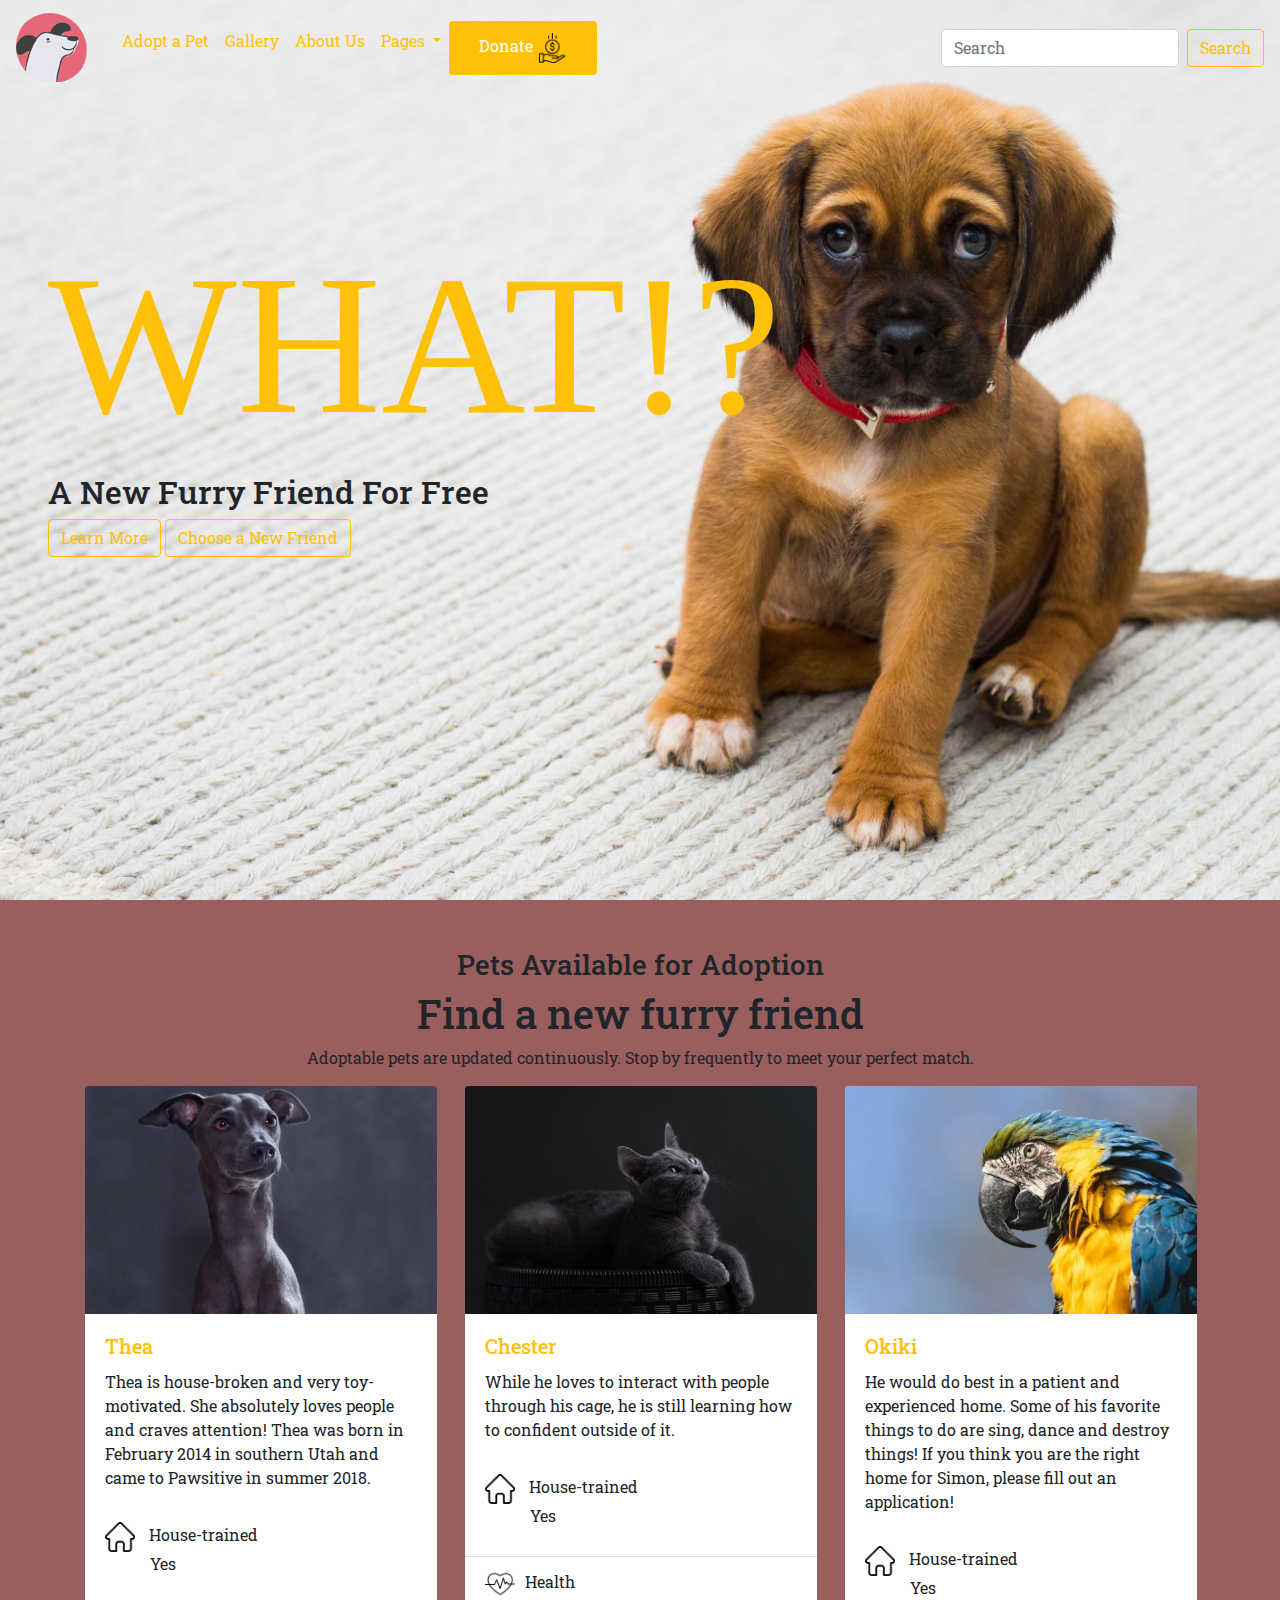
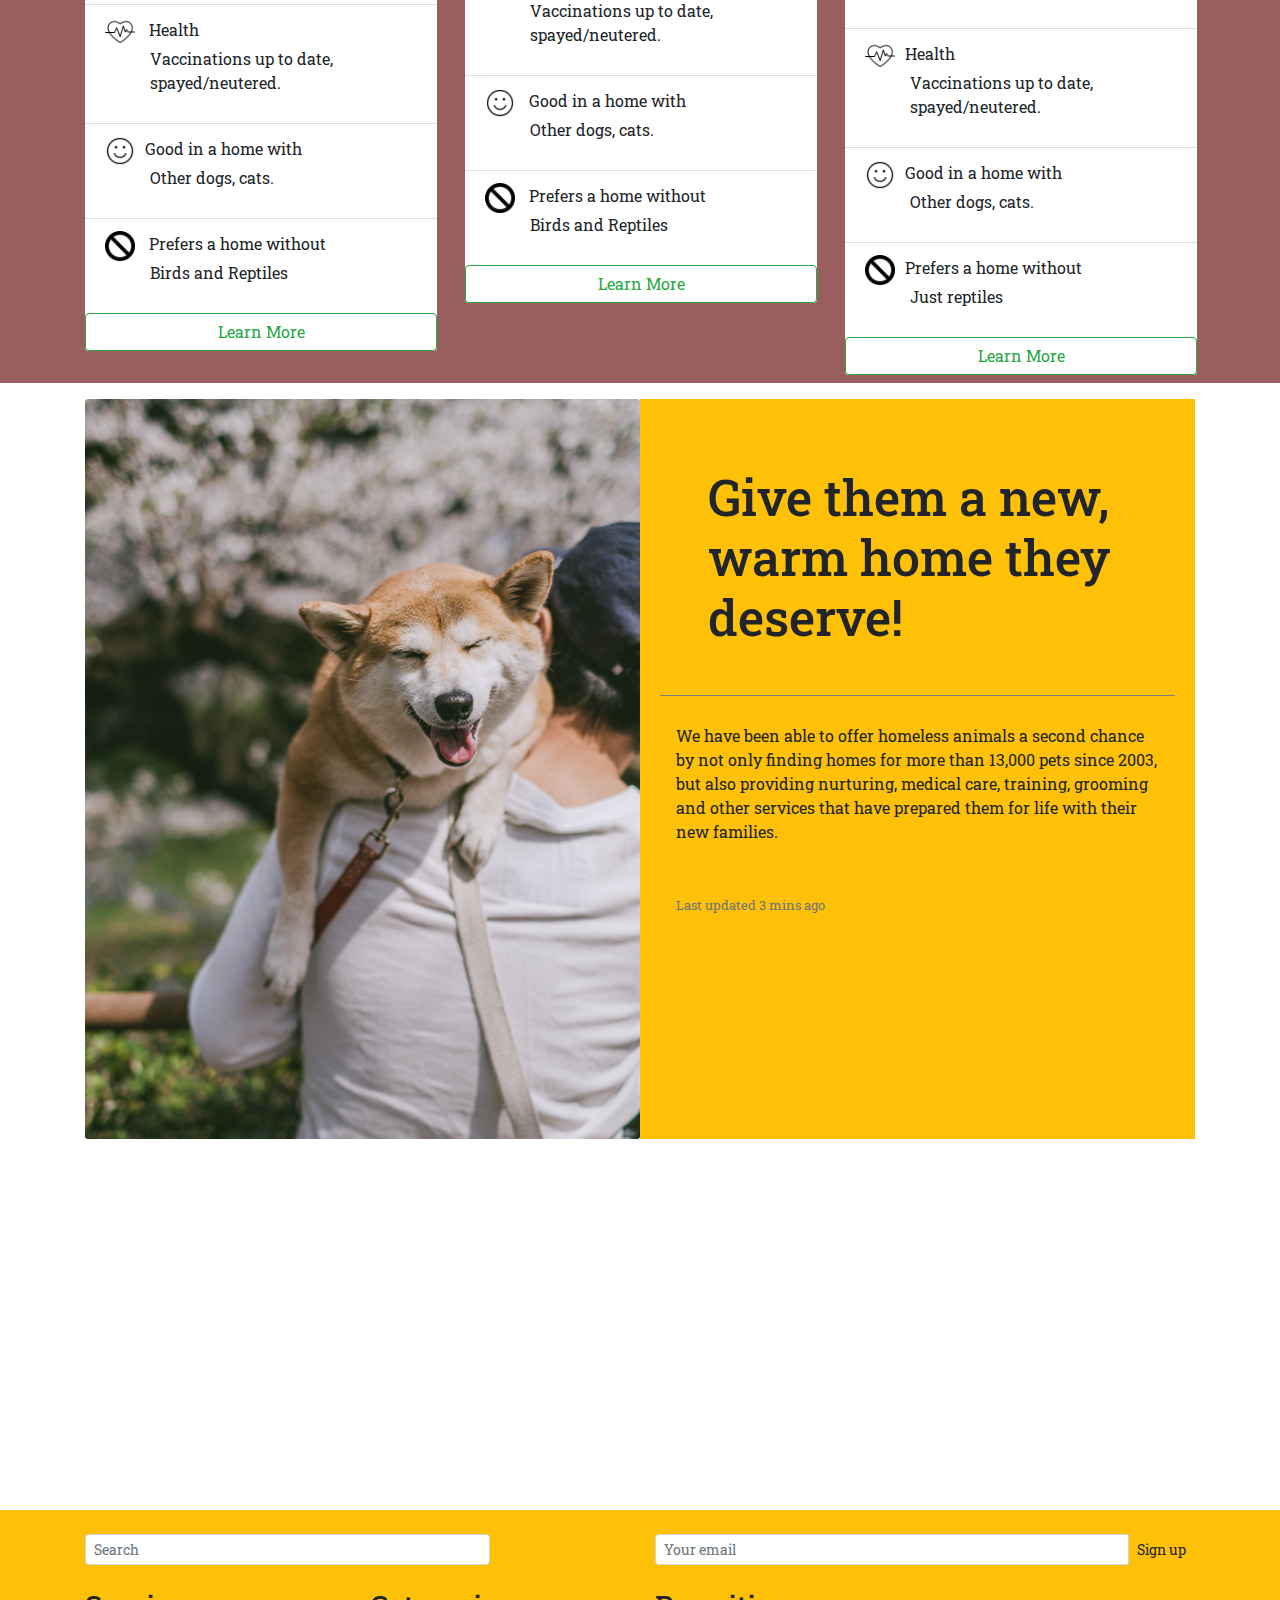
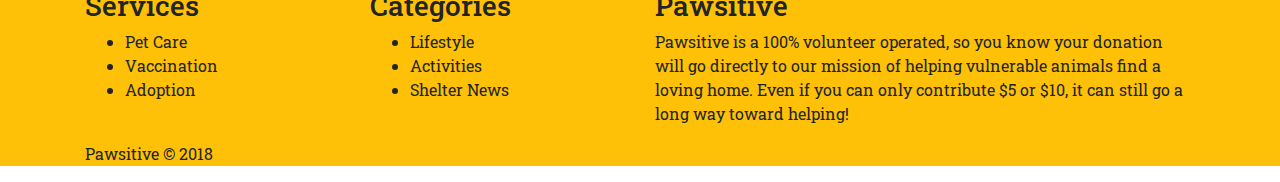
<file: index.html>
<!DOCTYPE html>
<html lang="en">

<head>
  <meta charset="UTF-8">
  <meta http-equiv="X-UA-Compatible" content="IE=edge">
  <meta name="viewport" content="width=device-width, initial-scale=1.0">
  <title>Pawsitve</title>
  <link rel="stylesheet" href="css/bootstrap.css">
  <link rel="stylesheet" href="css/styles.css">
</head>

<body>
  <section class="nav-section">
    <nav class="navbar navbar-expand-lg navbar-light bg-light bg-transparent">
      <a class="navbar-brand" href="#">
        <img src="img/logo.png" alt="">
        <!-- <img src="img/logo_orange.png" alt=""> -->
      </a>
      <button class="navbar-toggler" type="button" data-toggle="collapse" data-target="#navbarNavDropdown"
        aria-controls="navbarNavDropdown" aria-expanded="false" aria-label="Toggle navigation">
        <span class="navbar-toggler-icon"></span>
      </button>
      <div class="collapse navbar-collapse" id="navbarNavDropdown">
        <ul class="navbar-nav">
          <li class="nav-item active ">
            <a class="nav-link text-warning" href="#">Adopt a Pet<span class="sr-only">(current)</span></a>
          </li>
          <li class="nav-item">
            <a class="nav-link text-warning" href="#">Gallery</a>
          </li>
          <li class="nav-item">
            <a class="nav-link text-warning" href="about.html">About Us</a>
          </li>
          <li class="nav-item dropdown">
            <a class="nav-link dropdown-toggle text-warning" href="#" id="navbarDropdownMenuLink" role="button"
              data-toggle="dropdown" aria-haspopup="true" aria-expanded="false">
              Pages
            </a>
            <div class="dropdown-menu bg-warning" aria-labelledby="navbarDropdownMenuLink">
              <a class="dropdown-item text-light" href="#">Action</a>
              <a class="dropdown-item text-light" href="#">Another action</a>
              <a class="dropdown-item text-light" href="#">Something else here</a>
            </div>
          </li>
          <li class="nav-item">
            <button class="my-button">Donate <span><img src="img/save-money.png" alt=""></span></button>
          </li>
        </ul>
      </div>

      <form class="form-inline">
        <input class="form-control mr-sm-2" type="search" placeholder="Search" aria-label="Search">
        <button class="btn btn-outline-warning my-2 my-sm-0" type="submit">Search</button>
      </form>
    </nav>

    <div class="furry pl-5 tc-light">
      <h1 class="text-warning">WHAT!?</h1>
      <h2>A New Furry Friend For Free</h2>
      <button class="btn btn-outline-warning my-2 my-sm-0" type="submit">Learn More</button>
      <button class="btn btn-outline-warning my-2 my-sm-0" type="submit">Choose a New Friend</button>
    </div>
  </section>

  <section class="pets-adoption">
    <div class="pets pt-5 ">
      <h3>Pets Available for Adoption</h3>
      <h1>Find a new furry friend</h1>
      <p>Adoptable pets are updated continuously. Stop by frequently to meet your perfect match.</p>
    </div>

    <div class="container pb-2">
      <div class="row">
        <div class="col-md-4">
          <div class="card" style="width: 22rem;">
            <img src="img/dog.jpg" class="card-img-top" alt="...">
            <div class="card-body">
              <h5 class="card-title text-warning">Thea</h5>
              <p class="card-text">Thea is house-broken and very toy-motivated. She absolutely loves people and craves
                attention! Thea was born in February 2014 in southern Utah and came to Pawsitive in summer 2018.</p>
            </div>
            <ul class="list-group list-group-flush">
              <li class="list-group-item"><img src="img/home (1).png" alt=""> House-trained <br>
                <p>Yes</p>
              </li>
              <li class="list-group-item"><img src="img/heart.png" alt=""> Health <br>
                <p>Vaccinations up to date, spayed/neutered.</p>
              </li>
              <li class="list-group-item"><img src="img/smile.png" alt="">Good in a home with <br>
                <p>Other dogs, cats.</p>
              </li>
              <li class="list-group-item"><img src="img/do-not-enter.png" alt=""> Prefers a home without <br>
                <p>Birds and Reptiles</p>
              </li>
            </ul>
            <button class="btn btn-outline-success my-2 my-sm-0" type="submit">Learn More</button>
          </div>
        </div>

        <div class="col-md-4">
          <div class="card" style="width: 22rem;">
            <img src="img/cat.jpg" class="card-img-top" alt="...">
            <div class="card-body">
              <h5 class="card-title text-warning">Chester</h5>
              <p class="card-text">While he loves to interact with people through his cage, he is still learning how to
                confident outside of it.</p>
            </div>
            <ul class="list-group list-group-flush">
              <li class="list-group-item"><img src="img/home (1).png" alt=""> House-trained <br>
                <p>Yes</p>
              </li>
              <li class="list-group-item"><img src="img/heart.png" alt="">Health <br>
                <p>Vaccinations up to date, spayed/neutered.</p>
              </li>
              <li class="list-group-item"><img src="img/smile.png" alt=""> Good in a home with <br>
                <p>Other dogs, cats.</p>
              </li>
              <li class="list-group-item"><img src="img/do-not-enter.png" alt=""> Prefers a home without <br>
                <p>Birds and Reptiles</p>
              </li>
            </ul>
            <button class="btn btn-outline-success my-2 my-sm-0" type="submit">Learn More</button>
          </div>
        </div>

        <div class="col-md-4">
          <div class="card" style="width: 22rem;">
            <img src="img/bird.jpg" class="card-img-top" alt="...">
            <div class="card-body">
              <h5 class="card-title text-warning">Okiki</h5>
              <p class="card-text">He would do best in a patient and experienced home. Some of his favorite things to do
                are sing, dance and destroy things! If you think you are the right home for Simon, please fill out an
                application!</p>
            </div>
            <ul class="list-group list-group-flush">
              <li class="list-group-item"><img src="img/home (1).png" alt=""> House-trained <br>
                <p>Yes</p>
              </li>
              <li class="list-group-item"><img src="img/heart.png" alt="">Health <br>
                <p>Vaccinations up to date, spayed/neutered.</p>
              </li>
              <li class="list-group-item"><img src="img/smile.png" alt="">Good in a home with<br>
                <p>Other dogs, cats.</p>
              </li>
              <li class="list-group-item"><img src="img/do-not-enter.png" alt="">Prefers a home without <br>
                <p>Just reptiles</p>
              </li>
            </ul>
            <button class="btn btn-outline-success my-2 my-sm-0" type="submit">Learn More</button>
          </div>
        </div>
      </div>
    </div>
    </div>

  </section>
<!-- section for my card -->
<section class="love container">
    <div class="card mb-3 mt-3">
      <div class="row no-gutters">
        <div class="col-md-6">
          <img src="img/dog-love.jpg" class="card-img" alt="...">
        </div>
        <div class="col-md-6 bg-warning">
          <div class="card-body">
            <h1 class="card-title p-5">Give them a new, warm home they deserve!</h1>
            <p class="card-text p-3">We have been able to offer homeless animals a second chance by not only finding
              homes for more than 13,000 pets since 2003, but also providing nurturing, medical care, training, grooming
              and other services that have prepared them for life with their new families.</p>
            <p class="card-text p-3"><small class="text-muted">Last updated 3 mins ago</small></p>
          </div>
        </div>
      </div>

      </div>
  </section>

  <div class="mapouter">
    <div class="gmap_canvas"><iframe width="1080" height="339" id="gmap_canvas"
        src="https://maps.google.com/maps?q=2880%20Broadway,%20New%20York&t=&z=13&ie=UTF8&iwloc=&output=embed"
        frameborder="0" scrolling="no" marginheight="0" marginwidth="0"></iframe><a
        href="https://123movies-to.org">123movies</a><br>
      <style>
        .mapouter {
          position: relative;
          text-align: right;
          height: 339px;
          width: 1080px;
        }
      </style><a href="https://www.embedgooglemap.net">google maps embed code generator</a>
      <style>
        .gmap_canvas {
          overflow: hidden;
          background: none !important;
          height: 339px;
          width: 1080px;
        }
      </style>
    </div>
  </div>


  <section>
    <footer class="page-footer font-small special-color-dark pt-4 bg-warning mt-3">


      <div class="container">


        <div class="row">


          <div class="col-md-6 mb-4">


            <form class="form-inline">
              <input class="form-control form-control-sm mr-3 w-75" type="text" placeholder="Search"
                aria-label="Search">
              <i class="fas fa-search" aria-hidden="true"></i>
            </form>


          </div>



          <div class="col-md-6 mb-4">

            <form class="input-group">
              <input type="text" class="form-control form-control-sm" placeholder="Your email" aria-label="Your email"
                aria-describedby="basic-addon2">
              <div class="input-group-append">
                <button class="btn btn-sm btn-outline-white my-0" type="button">Sign up</button>
              </div>
            </form>

          </div>


        </div>


      </div>



    </footer>
    <div class="footer-dark bg-warning">
      <footer>
        <div class="container">
          <div class="row">
            <div class="col-sm-6 col-md-3 item">
              <h3>Services</h3>
              <ul>
                <li>Pet Care</li>
                <li>Vaccination</li>
                <li>Adoption</li>
              </ul>
            </div>
            <div class="col-sm-6 col-md-3 item">
              <h3>Categories</h3>
              <ul>
                <li>Lifestyle</li>
                <li>Activities</li>
                <li>Shelter News</li>
              </ul>
            </div>
            <div class="col-md-6 item text">
              <h3>Pawsitive</h3>
              <p>Pawsitive is a 100% volunteer operated, so you know your donation will go directly to our mission of
                helping vulnerable animals find a loving home.
                Even if you can only contribute $5 or $10, it can still go a long way toward helping!</p>
            </div>
            <div class="col item social"><a href="#"><i class="icon ion-social-facebook"></i></a><a href="#"><i
                  class="icon ion-social-twitter"></i></a><a href="#"><i class="icon ion-social-snapchat"></i></a><a
                href="#"><i class="icon ion-social-instagram"></i></a></div>
          </div>
          <p class="copyright">Pawsitive © 2018</p>
        </div>
      </footer>
    </div>
  </section>

  <script src="js/jquery-3.6.1.js">
  </script>
  <script src="js/bootstrap.js"></script>
  <script src="js/bootstrap.bundle.js"></script>
  <script src="js/bootstrap.bundle.min.js"></script>
</body>

</html>
</file>
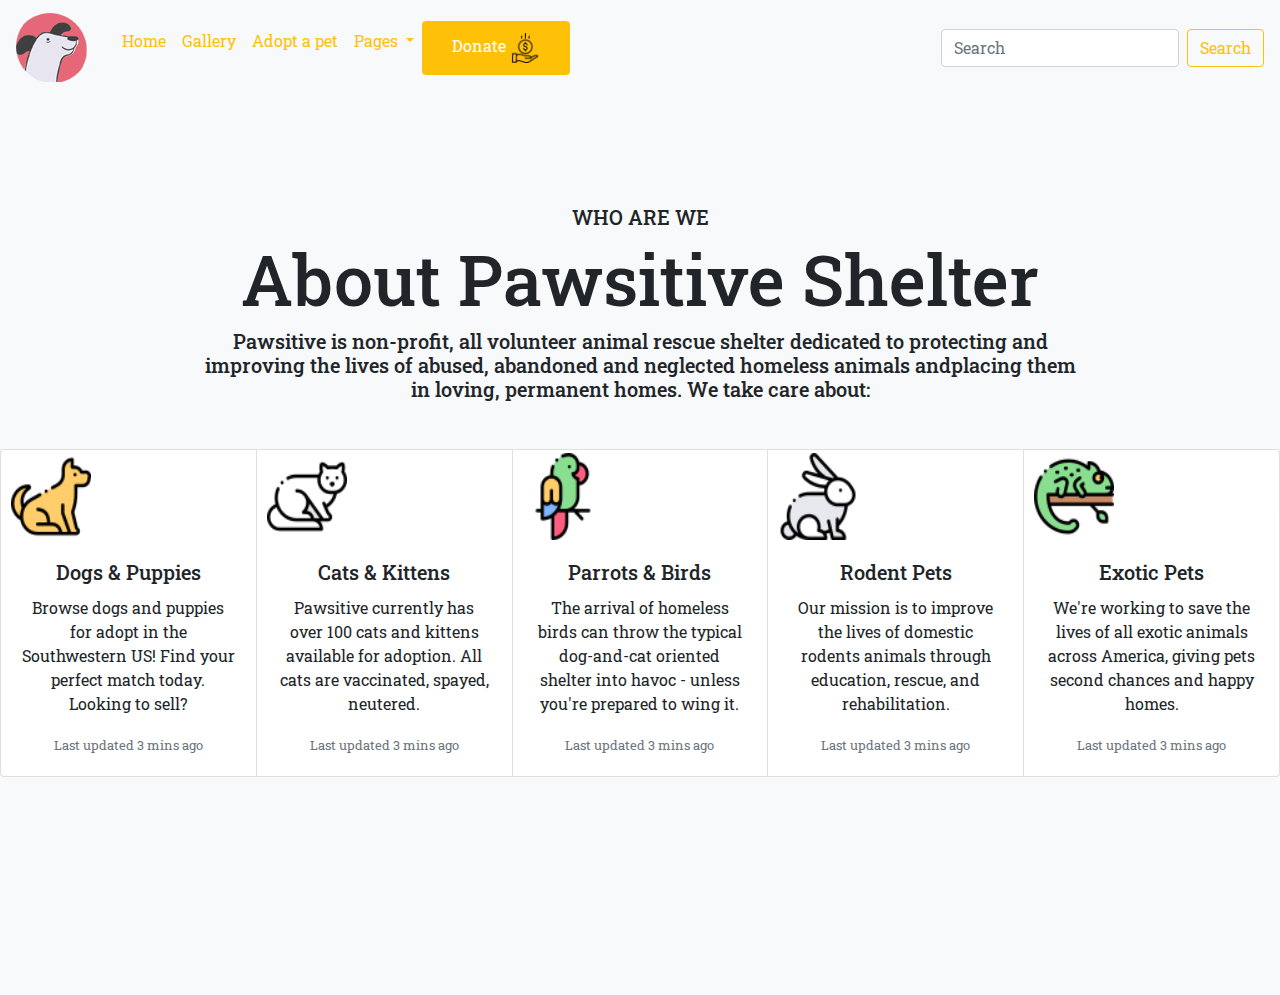
<file: about.html>
<!DOCTYPE html>
<html lang="en">

<head>
  <meta charset="UTF-8">
  <meta http-equiv="X-UA-Compatible" content="IE=edge">
  <meta name="viewport" content="width=device-width, initial-scale=1.0">
  <title>Document</title>
  <link rel="stylesheet" href="css/bootstrap.css">
  <link rel="stylesheet" href="css/styles1.css">
</head>

<body>

  <section class="nav-section">
    <nav class="navbar navbar-expand-lg navbar-light bg-light ">
      <a class="navbar-brand" href="#">
        <img src="img/logo.png" alt="">
        <!-- <img src="img/logo_orange.png" alt=""> -->
      </a>
      <button class="navbar-toggler" type="button" data-toggle="collapse" data-target="#navbarNavDropdown"
        aria-controls="navbarNavDropdown" aria-expanded="false" aria-label="Toggle navigation">
        <span class="navbar-toggler-icon"></span>
      </button>
      <div class="collapse navbar-collapse" id="navbarNavDropdown">
        <ul class="navbar-nav">
          <li class="nav-item active ">
            <a class="nav-link text-warning" href="index.html">Home<span class="sr-only">(current)</span></a>
          </li>
          <li class="nav-item">
            <a class="nav-link text-warning" href="#">Gallery</a>
          </li>
          <li class="nav-item">
            <a class="nav-link text-warning" href="#">Adopt a pet</a>
          </li>
          <li class="nav-item dropdown">
            <a class="nav-link dropdown-toggle text-warning" href="#" id="navbarDropdownMenuLink" role="button"
              data-toggle="dropdown" aria-haspopup="true" aria-expanded="false">
              Pages
            </a>
            <div class="dropdown-menu bg-warning" aria-labelledby="navbarDropdownMenuLink">
              <a class="dropdown-item text-light" href="#">Action</a>
              <a class="dropdown-item text-light" href="#">Another action</a>
              <a class="dropdown-item text-light" href="#">Something else here</a>
            </div>
          </li>
          <li class="nav-item">
            <button class="my-button">Donate <span><img src="img/save-money.png" alt=""></span></button>
          </li>
        </ul>
      </div>

      <form class="form-inline">
        <input class="form-control mr-sm-2" type="search" placeholder="Search" aria-label="Search">
        <button class="btn btn-outline-warning my-2 my-sm-0" type="submit">Search</button>
      </form>
    </nav>
  </section>

<!-- it is about the write up of the about page -->
  <section class=" who bg-light">
    <h1>WHO ARE WE</h1>
    <h2>About Pawsitive Shelter</h2>
    <h3>Pawsitive is non-profit, all volunteer animal rescue shelter dedicated to protecting and <br>improving the lives
      of abused, abandoned and neglected homeless animals andplacing them<br> in loving, permanent homes. We take care
      about:</h3>

    <div class="card-group mt-5">
      <div class="card">
        <img src="img/dog-puppies.png" class="card-img-top" alt="...">
        <div class="card-body">
          <h5 class="card-title">Dogs & Puppies</h5>
          <p class="card-text">Browse dogs and puppies for adopt in the Southwestern US! Find your perfect match today.
            Looking to sell?</p>
          <p class="card-text"><small class="text-muted">Last updated 3 mins ago</small></p>
        </div>
      </div>
      <div class="card">
        <img src="img/cats-kits.png" class="card-img-top" alt="...">
        <div class="card-body">
          <h5 class="card-title">Cats & Kittens</h5>
          <p class="card-text">Pawsitive currently has over 100 cats and kittens available for adoption. All cats are
            vaccinated, spayed, neutered.</p>
          <p class="card-text"><small class="text-muted">Last updated 3 mins ago</small></p>
        </div>
      </div>
      <div class="card">
        <img src="img/parrot-bird.png" class="card-img-top" alt="...">
        <div class="card-body">
          <h5 class="card-title">Parrots & Birds</h5>
          <p class="card-text">The arrival of homeless birds can throw the typical dog-and-cat oriented shelter into
            havoc - unless you're prepared to wing it.</p>
          <p class="card-text"><small class="text-muted">Last updated 3 mins ago</small></p>
        </div>
      </div>
      <div class="card">
        <img src="img/rodent.png" class="card-img-top" alt="...">
        <div class="card-body">
          <h5 class="card-title">Rodent Pets</h5>
          <p class="card-text">Our mission is to improve the lives of domestic rodents animals through education,
            rescue, and rehabilitation.</p>
          <p class="card-text"><small class="text-muted">Last updated 3 mins ago</small></p>
        </div>
      </div>
      <div class="card">
        <img src="img/exotic pets.png" class="card-img-top" alt="...">
        <div class="card-body">
          <h5 class="card-title">Exotic Pets</h5>
          <p class="card-text">We're working to save the lives of all exotic animals across America, giving pets second
            chances and happy homes.</p>
          <p class="card-text"><small class="text-muted">Last updated 3 mins ago</small></p>
        </div>
      </div>
    </div>
  </section>






  <script src="js/jquery-3.6.1.js">
  </script>
  <script src="js/bootstrap.js"></script>
  <script src="js/bootstrap.bundle.js"></script>
  <script src="js/bootstrap.bundle.min.js"></script>
</body>

</html>
</file>
<file: css/styles.css>
@import url('https://fonts.googleapis.com/css2?family=Roboto+Slab:wght@700&display=swap');

* {
  font-family: 'Roboto Slab', serif;
}

img {
  height: 100%;
}

.nav-section {
  background-image: url(../img/dog-bg.jpg);
  height: 100vh;
  width: 100%;
  background-repeat: no-repeat;
  background-size: cover;
}

.nav-link {
  color: white;
}
/* it styles my button  */
.my-button {
  border: none;
  outline: none;
  padding: 12px 30px;
  color: white;
  background-color: #ffc107;
  border-radius: 4px;
  align-items: center;
}

.my-button span img{
  width: 30px;
  height: 30px;
}


.list-group img {
  width: 30px;
  height: 30px;
  margin-right: 10px;
}

.list-group p {
  margin-left: 45px;
}


.furry h1 {
  font-size: 200px;
  margin-top: 130px;
  font-family:fantasy;
}

.love h1 {
  font-size: 50px;
  font-style: bolder;
  border-bottom: 1px solid grey;
}


.pets {
  text-align: center;
  
}

.card {
  border: none;
}

.love .card .card-img img{
  height: 100%;
}
.pets-adoption {
  background-color: rgb(153, 94, 94);
  margin-top: 0px;
}

.love {
  align-items: center;
}

.mapouter {
  margin-right: auto;
  margin-left: auto;
}
</file>
<file: css/styles1.css>
@import url('https://fonts.googleapis.com/css2?family=Roboto+Slab:wght@700&display=swap');

* {
  font-family: 'Roboto Slab', serif;
}

body {
  background-color: #6c757d;
}
/* it will style my nav */
.nav-section {
  width: 100%;
  background-repeat: no-repeat;
  background-size: cover;
}

.nav-link {
  color: white;
}

.my-button {
  border: none;
  outline: none;
  padding: 12px 30px;
  color: white;
  background-color: #ffc107;
  border-radius: 4px;
  align-items: center;
}

.my-button span img{
  width: 30px;
  height: 30px;
}

.who {
  text-align: center;
  padding-top: 100px;
  height: 100vh;
}

.who h1 {
  font-size: 20px;
  padding-top: 10px;
}

.who h2 {
  font-size: 70px;
}

.who h3 {
  font-size: 20px;
}

.card img {
  width: 90px;
  height: 90px;
  padding-left: 10px;
  padding-top: 3px;
}
</file>
